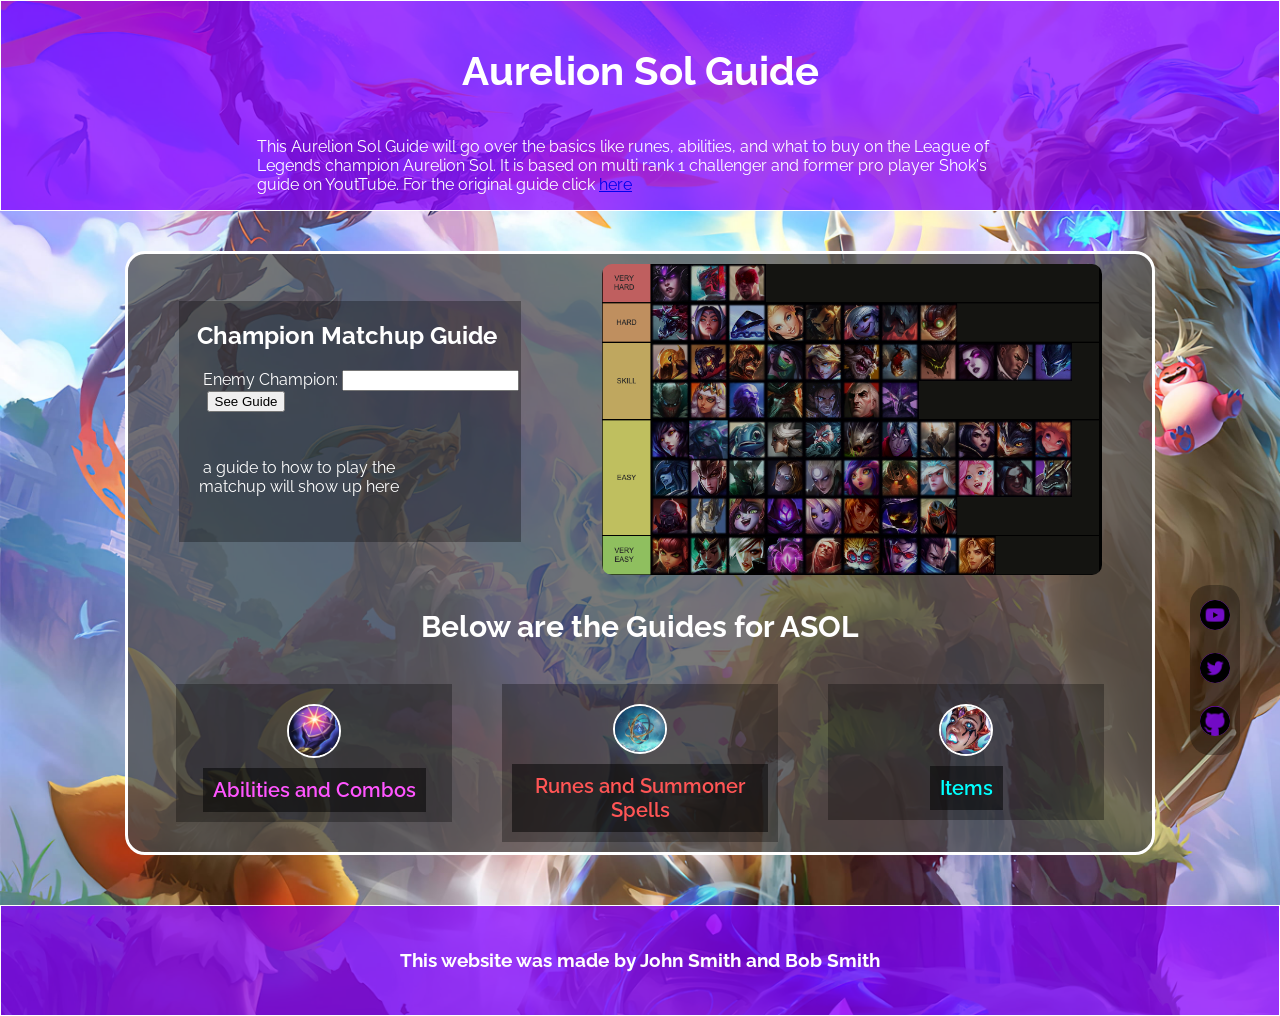
<file: index.html>
<!DOCTYPE html>
<html lang="en">
	<head>
		<meta charset="UTF-8" />
		<meta name="viewport" content="width=device-width, initial-scale=1.0" />
		<title>Aurelion Sol Guide</title>
		<link rel="stylesheet" href="style.css" />

	</head>
	<body>
		<header id="header">
			<br />
			<h1>Aurelion Sol Guide</h1>
			<p>
				This Aurelion Sol Guide will go over the basics like
				runes, abilities, and what to buy on the League of
				Legends champion Aurelion Sol. It is based on multi
				rank 1 challenger and former pro player Shok's guide
				on YoutTube. For the original guide click
				<a
					href="https://www.youtube.com/watch?v=wcqkWyZ0fSU&t=0s"
					target="_blank"
					>here</a
				>
			</p>
		</header>

		<div class="wrapper">
			<main>
				<div class="intro-wrapper">
					<div class="text-wrapper">
						
						<div class="matchupDiv"><h2 >&nbsp; &nbsp;Champion Matchup Guide &nbsp; &nbsp; </h2>
						<label for="enemyChampion">&nbsp; &nbsp;&nbsp; &nbsp;Enemy Champion: </label>
						<input type="text" id="enemyChampion">
						<br>
						&nbsp; &nbsp;&nbsp; &nbsp;
						<button id="guideButton">See Guide</button>
						<p id="matchupGuide" color: white;>a guide to how to play the matchup will show up here</p>
						</div>
						
						
					

					</div>
					<div class="matchups-wrapper">
						<img
							class="matchups"
							src="images/matchups.png"
							alt="Matchup Sheet"
						/>
					</div>
				</div>

				<div id="links-header">
					<h3>Below are the Guides for ASOL</h3>
				</div>

				<div class="link-section-wrapper">
					<div class="link-section">
						<img
							src="images/asol pasive.png"
							alt="Abilities and Combos"
						/>
						<a
							class="abilities"
							href="guides/abilities and combos.html"
							target="_blank"
						>
							Abilities and Combos
						</a>
					</div>

					<div class="link-section">
						<img
							src="images/runes.png"
							alt="Runes and Summoner Spells"
						/>
						<a
							class="runes"
							href="guides/runes and summoner spells.html"
							target="_blank"
						>
							Runes and Summoner Spells
						</a>
					</div>
					<div class="link-section">
						<img src="images/items.jpeg" alt="Items" />
						<a
							class="items"
							href="guides/items.html"
							target="_blank"
						>
							Items
						</a>
					</div>
				</div>
			</main>
		</div>

		<div class="nav">
			<a
				href="https://www.youtube.com/watch?v=wcqkWyZ0fSU&t=0s"
				target="_blank"
			>
				<img
					class="social-icon"
					src="images/youtube.png"
					alt="YouTube"
				/>
			</a>
			<a href="https://twitter.com" target="_blank">
				<img
					class="social-icon"
					src="images/twitter.png"
					alt="Twitter"
				/>
			</a>
			<a href="https://github.com/johnsmith399" target="_blank">
				<img class="social-icon" src="images/github.png" alt="GitHub" />
			</a>
		</div>

		<footer id="footer">
			<h3>This website was made by John Smith and Bob Smith</h3>
		</footer>

		<script src="index.js"></script>
	</body>
</html>
</file>
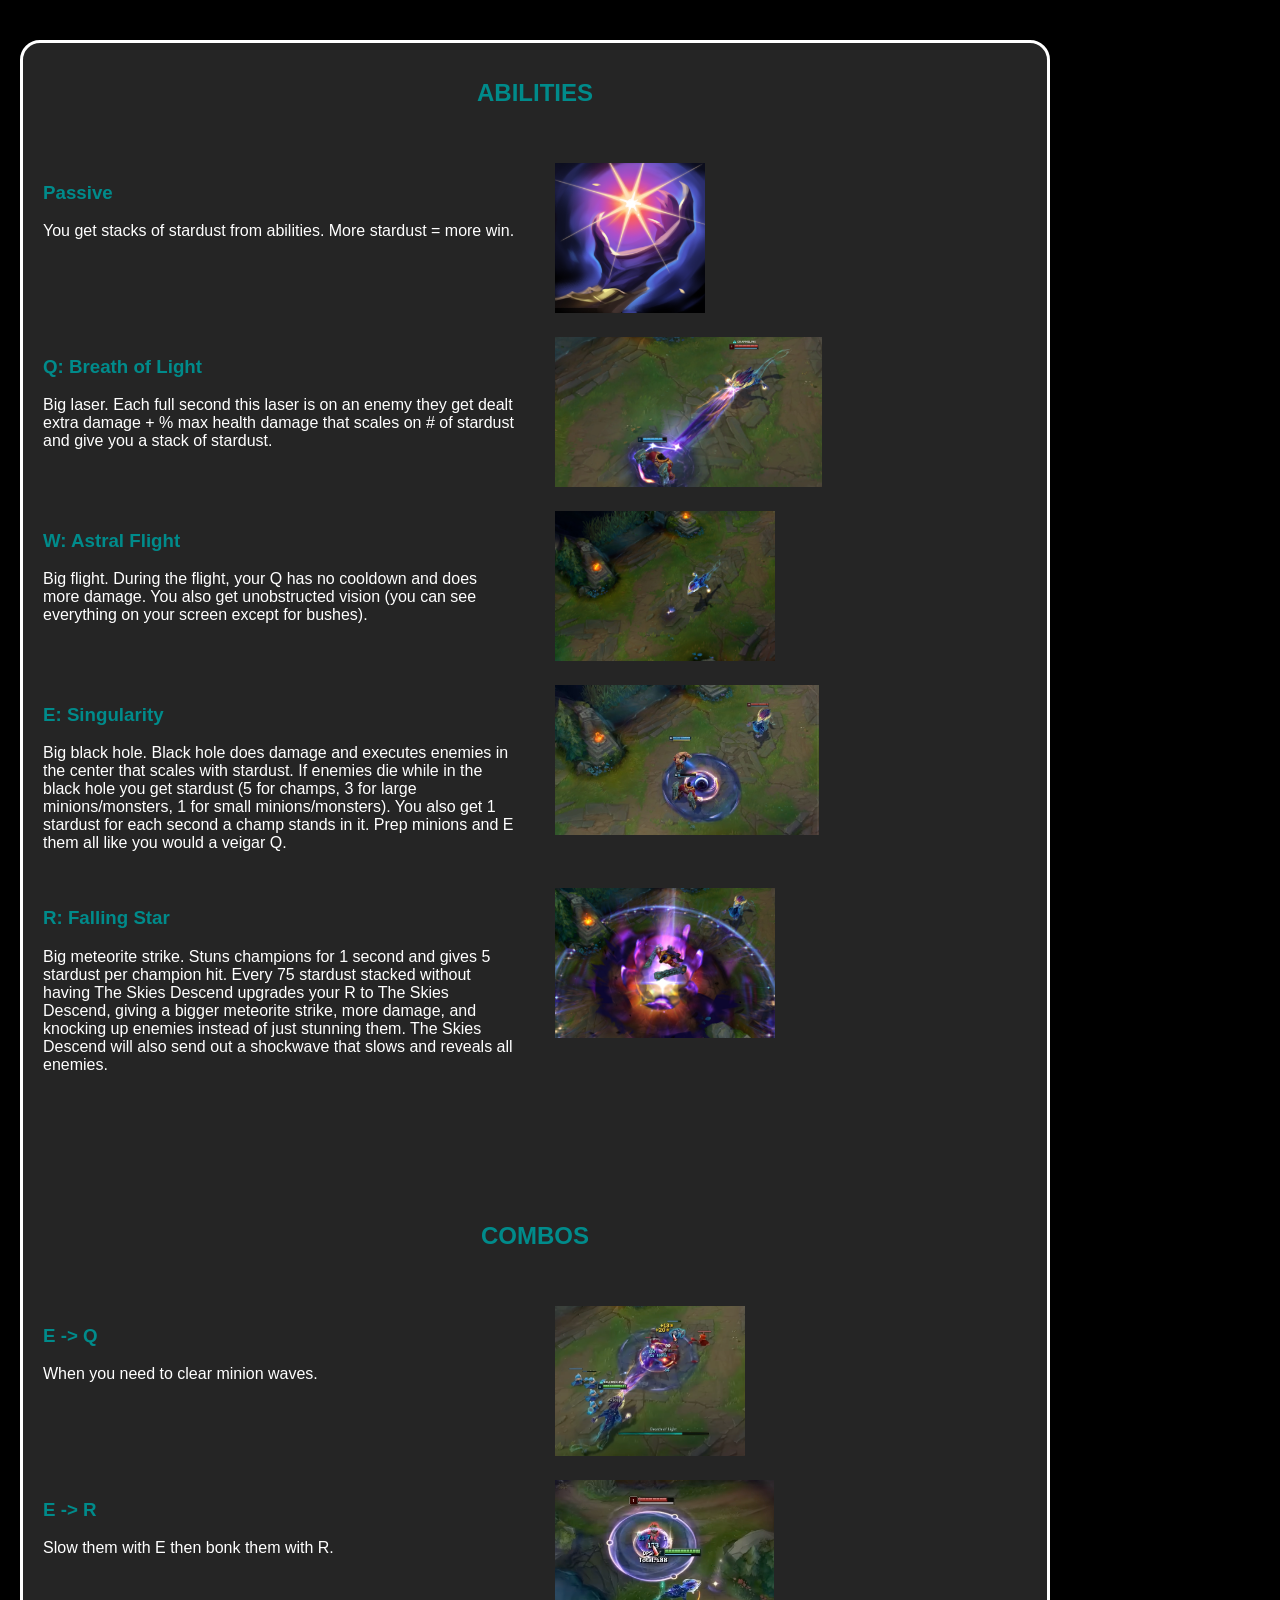
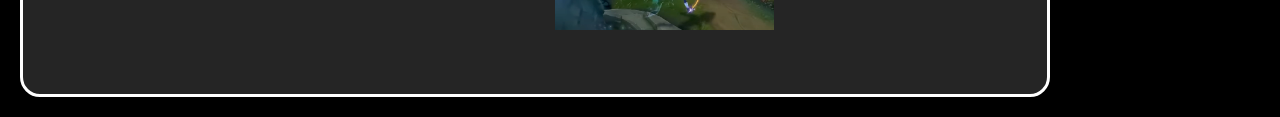
<file: guides/abilities and combos.html>
<!DOCTYPE html>
<html>
	<head>
		<title>Abilities and Combos</title>
		<link
			rel="stylesheet"
			type="text/css"
			href="guides css/abilities.css"
		/>
	</head>
	<body>
		<div class="container">
			<!-- Abilities -->
			<div class="section">
				<div class="title-wrapper">
					<h2>ABILITIES</h2>
				</div>
				<div class="entry ability">
					<div class="text">
						<h3>Passive</h3>
						<p>
							You get stacks of stardust from abilities. More
							stardust = more win.
						</p>
					</div>
					<div class="image">
						<img src="combos images/passive.png" alt="Passive" />
					</div>
				</div>

				<!-- More Abilities -->
				<div class="entry ability">
					<div class="text">
						<h3>Q: Breath of Light</h3>
						<p>
							Big laser. Each full second this laser is on an
							enemy they get dealt extra damage + % max health
							damage that scales on # of stardust and give you a
							stack of stardust.
						</p>
					</div>
					<div class="image">
						<img src="combos images/q.png" alt="Q" />
					</div>
				</div>

				<div class="entry ability">
					<div class="text">
						<h3>W: Astral Flight</h3>
						<p>
							Big flight. During the flight, your Q has no
							cooldown and does more damage. You also get
							unobstructed vision (you can see everything on your
							screen except for bushes).
						</p>
					</div>
					<div class="image">
						<img src="combos images/w.png" alt="W" />
					</div>
				</div>

				<div class="entry ability">
					<div class="text">
						<h3>E: Singularity</h3>
						<p>
							Big black hole. Black hole does damage and executes
							enemies in the center that scales with stardust. If
							enemies die while in the black hole you get stardust
							(5 for champs, 3 for large minions/monsters, 1 for
							small minions/monsters). You also get 1 stardust for
							each second a champ stands in it. Prep minions and E
							them all like you would a veigar Q.
						</p>
					</div>
					<div class="image">
						<img src="combos images/e.png" alt="E" />
					</div>
				</div>

				<div class="entry ability">
					<div class="text">
						<h3>R: Falling Star</h3>
						<p>
							Big meteorite strike. Stuns champions for 1 second
							and gives 5 stardust per champion hit. Every 75
							stardust stacked without having The Skies Descend
							upgrades your R to The Skies Descend, giving a
							bigger meteorite strike, more damage, and knocking
							up enemies instead of just stunning them. The Skies
							Descend will also send out a shockwave that slows
							and reveals all enemies.
						</p>
					</div>
					<div class="image">
						<img src="combos images/r.png" alt="R" />
					</div>
				</div>
			</div>
			<br />
			<br />
			<!-- Combos -->
			<div class="section">
				<div class="title-wrapper">
					<h2>COMBOS</h2>
				</div>
				<div class="entry combo">
					<div class="text">
						<h3>E -> Q</h3>
						<p>When you need to clear minion waves.</p>
					</div>
					<div class="image">
						<img src="combos images/e->q.png" alt="E -> Q" />
					</div>
				</div>

				<!-- More Combos -->
				<div class="entry combo">
					<div class="text">
						<h3>E -> R</h3>
						<p>Slow them with E then bonk them with R.</p>
					</div>
					<div class="image">
						<img src="combos images/e->r.png" alt="E -> R" />
					</div>
				</div>
			</div>
		</div>
	</body>
</html>
</file>
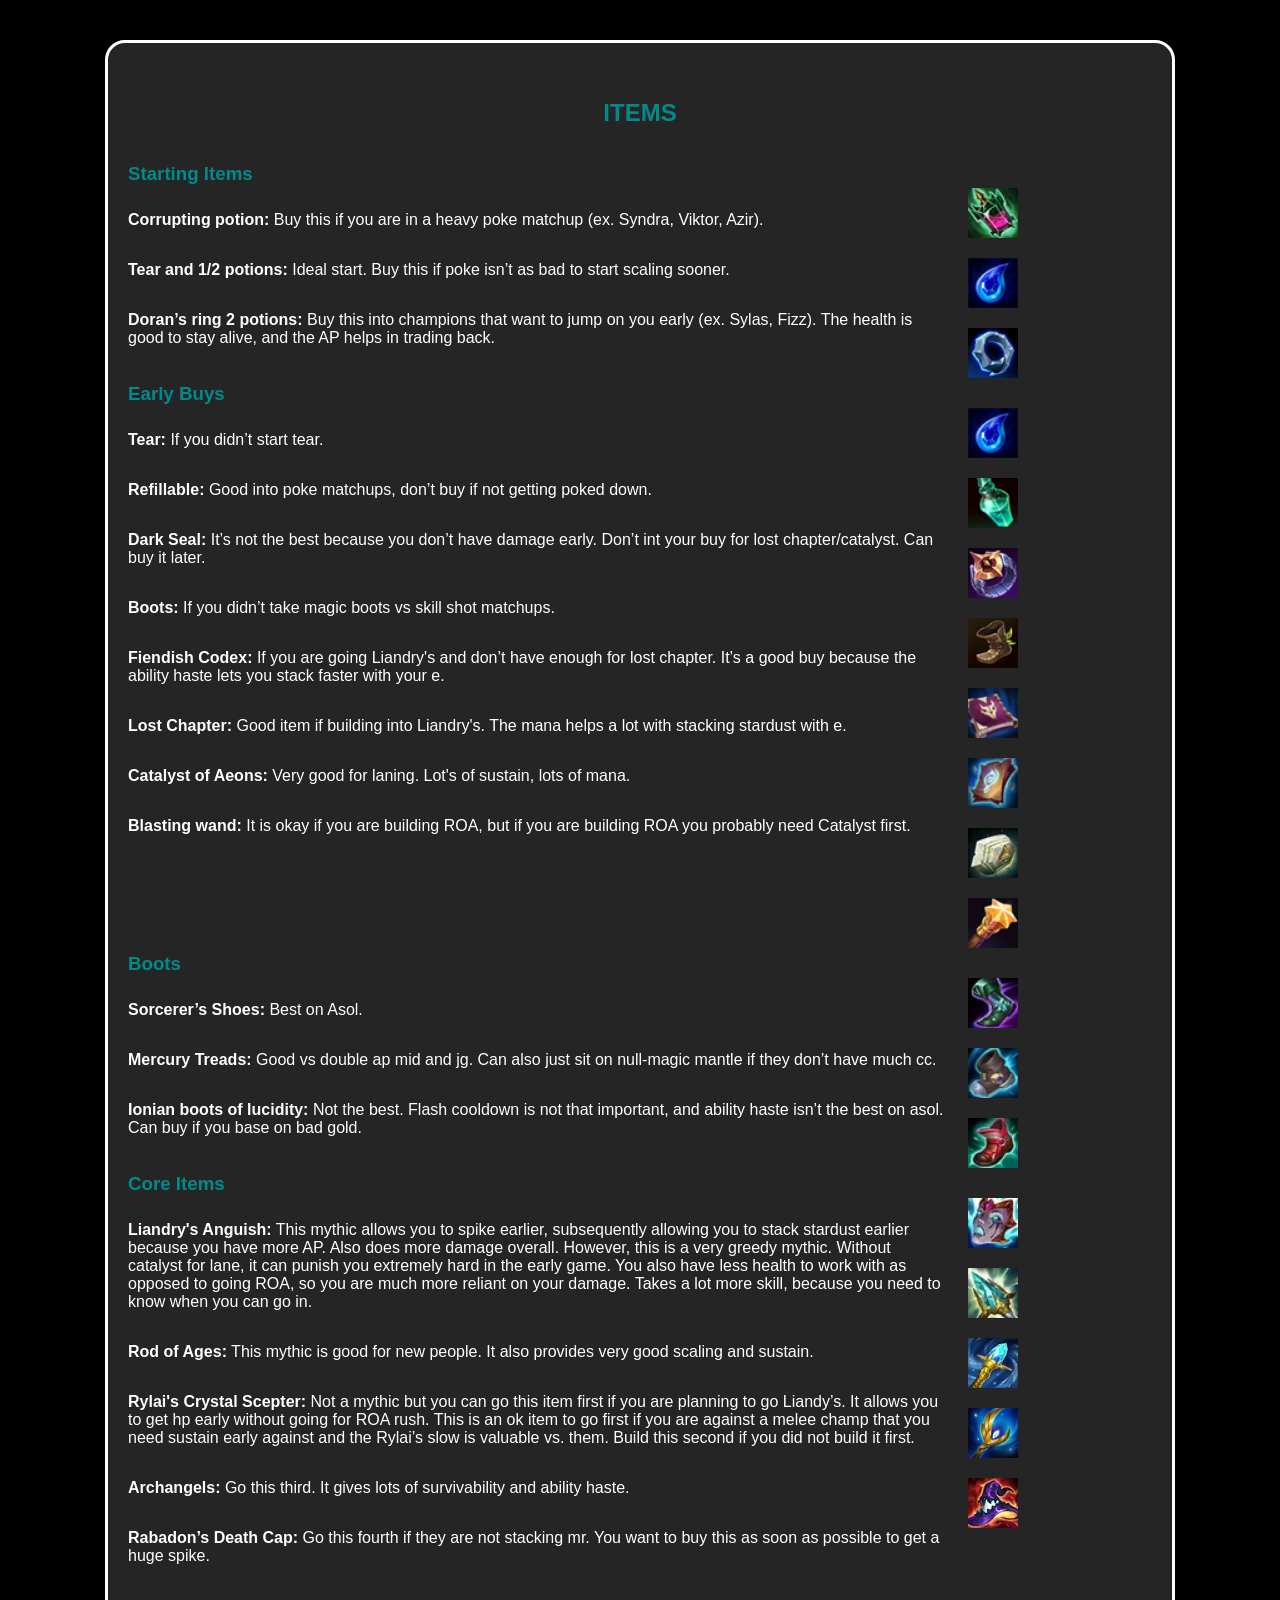
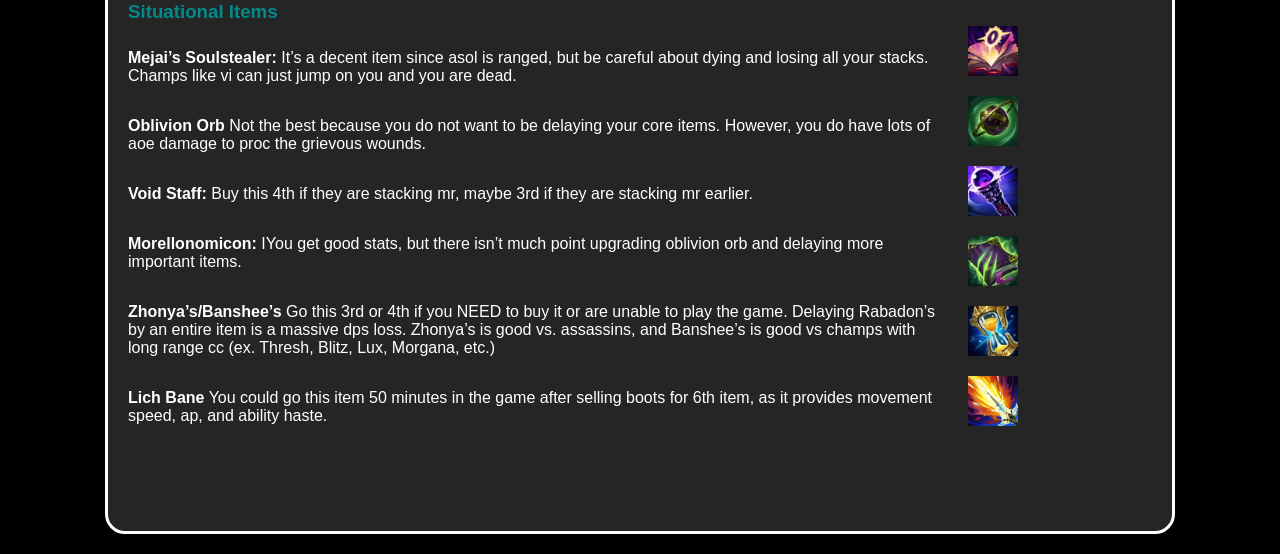
<file: guides/items.html>
<!DOCTYPE html>
<html>
	<head>
		<title>Item Guide</title>
		<link rel="stylesheet" type="text/css" href="guides css/items.css" />
	</head>
	<body>
		<div class="container">
			<!-- ITEMS -->
			<div class="section">
				<div class="title-wrapper">
					<h2>ITEMS</h2>
				</div>

				<!-- Starting Items -->
				<div class="entry item">
					<div class="text">
						<h3>Starting Items</h3>
						<p>
							<strong>Corrupting potion:</strong> Buy this if you
							are in a heavy poke matchup (ex. Syndra, Viktor,
							Azir).
						</p>
						<p>
							<strong>Tear and 1/2 potions:</strong> Ideal start.
							Buy this if poke isn’t as bad to start scaling
							sooner.
						</p>
						<p>
							<strong>Doran’s ring 2 potions:</strong> Buy this
							into champions that want to jump on you early (ex.
							Sylas, Fizz). The health is good to stay alive, and
							the AP helps in trading back.
						</p>
					</div>
					<div class="image">
						<img
							src="items images/corrupting potion.webp"
							alt="Corrupting potion"
						/>
						<img src="items images/tear.webp" alt="Tear" />
						<img
							src="items images/doran's ring.webp"
							alt="Doran's ring"
						/>
					</div>
				</div>

				<!-- Early Buys -->
				<div class="entry item">
					<div class="text">
						<h3>Early Buys</h3>
						<p><strong>Tear:</strong> If you didn’t start tear.</p>
						<p>
							<strong>Refillable:</strong> Good into poke
							matchups, don’t buy if not getting poked down.
						</p>
						<p>
							<strong>Dark Seal:</strong> It’s not the best
							because you don’t have damage early. Don’t int your
							buy for lost chapter/catalyst. Can buy it later.
						</p>
						<p>
							<strong>Boots:</strong> If you didn’t take magic
							boots vs skill shot matchups.
						</p>
						<p>
							<strong>Fiendish Codex:</strong> If you are going
							Liandry's and don’t have enough for lost chapter.
							It’s a good buy because the ability haste lets you
							stack faster with your e.
						</p>
						<p>
							<strong>Lost Chapter:</strong> Good item if building
							into Liandry's. The mana helps a lot with stacking
							stardust with e.
						</p>
						<p>
							<strong>Catalyst of Aeons:</strong> Very good for
							laning. Lot's of sustain, lots of mana.
						</p>
						<p>
							<strong>Blasting wand:</strong> It is okay if you
							are building ROA, but if you are building ROA you
							probably need Catalyst first.
						</p>
					</div>
					<div class="image">
						<img src="items images/tear.webp" alt="Tear" />
						<img
							src="items images/refillable.webp"
							alt="Refillable"
						/>
						<img
							src="items images/dark seal.webp"
							alt="Dark Seal"
						/>
						<img src="items images/boots.webp" alt="Boots" />
						<img
							src="items images/fiendish codex.webp"
							alt="Fiendish Codex"
						/>
						<img
							src="items images/lost chapter.webp"
							alt="Lost Chapter"
						/>
						<img
							src="items images/catalyst.webp"
							alt="Catalyst of Aeons"
						/>
						<img
							src="items images/blasting wand.webp"
							alt="Blasting wand"
						/>
					</div>
				</div>

				<!-- Boots -->
				<div class="entry item">
					<div class="text">
						<h3>Boots</h3>
						<p><strong>Sorcerer’s Shoes:</strong> Best on Asol.</p>
						<p>
							<strong>Mercury Treads:</strong> Good vs double ap
							mid and jg. Can also just sit on null-magic mantle
							if they don’t have much cc.
						</p>
						<p>
							<strong>Ionian boots of lucidity:</strong> Not the
							best. Flash cooldown is not that important, and
							ability haste isn’t the best on asol. Can buy if you
							base on bad gold.
						</p>
					</div>
					<div class="image">
						<img
							src="items images/sorcerer's.webp"
							alt="Sorcerer's Shoes"
						/>
						<img
							src="items images/mercury.webp"
							alt="Mercury Treads"
						/>
						<img
							src="items images/ionian.webp"
							alt="Ionian boots of lucidity"
						/>
					</div>
				</div>

				<!-- Core Items -->
				<div class="entry item">
					<div class="text">
						<h3>Core Items</h3>
						<p>
							<strong>Liandry's Anguish:</strong> This mythic
							allows you to spike earlier, subsequently allowing
							you to stack stardust earlier because you have more
							AP. Also does more damage overall. However, this is
							a very greedy mythic. Without catalyst for lane, it
							can punish you extremely hard in the early game. You
							also have less health to work with as opposed to
							going ROA, so you are much more reliant on your
							damage. Takes a lot more skill, because you need to
							know when you can go in.
						</p>
						<p>
							<strong>Rod of Ages:</strong> This mythic is good
							for new people. It also provides very good scaling
							and sustain.
						</p>
						<p>
							<strong>Rylai's Crystal Scepter:</strong> Not a
							mythic but you can go this item first if you are
							planning to go Liandy’s. It allows you to get hp
							early without going for ROA rush. This is an ok item
							to go first if you are against a melee champ that
							you need sustain early against and the Rylai’s slow
							is valuable vs. them. Build this second if you did
							not build it first.
						</p>
						<p>
							<strong>Archangels:</strong> Go this third. It gives
							lots of survivability and ability haste.
						</p>
						<p>
							<strong>Rabadon’s Death Cap:</strong> Go this fourth
							if they are not stacking mr. You want to buy this as
							soon as possible to get a huge spike.
						</p>
					</div>
					<div class="image">
						<img
							src="items images/liandry's.webp"
							alt="Liandry's Anguish"
						/>
						<img src="items images/rod.webp" alt="Rod of Ages" />
						<img
							src="items images/rylai's.webp"
							alt="Rylai's Crystal Scepter"
						/>
						<img
							src="items images/archangels.webp"
							alt="Archangels"
						/>
						<img
							src="items images/rabadon's.webp"
							alt="Rabadon's Death Cap"
						/>
					</div>
				</div>

				<!-- Situational Items -->
				<div class="entry item">
					<div class="text">
						<h3>Situational Items</h3>
						<p>
							<strong>Mejai’s Soulstealer:</strong> It’s a decent
							item since asol is ranged, but be careful about
							dying and losing all your stacks. Champs like vi can
							just jump on you and you are dead.
						</p>
						<p>
							<strong>Oblivion Orb</strong> Not the best because
							you do not want to be delaying your core items.
							However, you do have lots of aoe damage to proc the
							grievous wounds.
						</p>
						<p>
							<strong>Void Staff:</strong> Buy this 4th if they
							are stacking mr, maybe 3rd if they are stacking mr
							earlier.
						</p>
						<p>
							<strong>Morellonomicon:</strong> IYou get good
							stats, but there isn’t much point upgrading oblivion
							orb and delaying more important items.
						</p>
						<p>
							<strong>Zhonya’s/Banshee’s
                            </strong> Go this 3rd or 4th if you NEED to buy it or are unable to play the game. Delaying Rabadon’s by an entire item is a massive dps loss. Zhonya’s is good vs. assassins, and Banshee’s is good vs champs with long range cc (ex. Thresh, Blitz, Lux, Morgana, etc.)
						</p>
						<p>
							<strong>Lich Bane</strong> You could go this item 50 minutes in the game after selling boots for 6th item, as it provides movement speed, ap, and ability haste. 
						</p>
					</div>
					<div class="image">
						<img
							src="items images/mejai's.webp"
							alt="Mejai’s Soulstealer"
						/>
                        <img src="items images/oblivion.webp" alt="Oblivion Orb">
						<img
							src="items images/void staff.webp"
							alt="Void Staff"
						/>
						<img
							src="items images/morellonomicon.webp"
							alt="Morellonomicon"
						/>
						<img src="items images/zhonya's.webp" alt="Zhonya's">
						<img src="items images/lich bane.webp" alt="Lich Bane">
						
					</div>
				</div>
			</div>
		</div>
	</body>
</html>
</file>
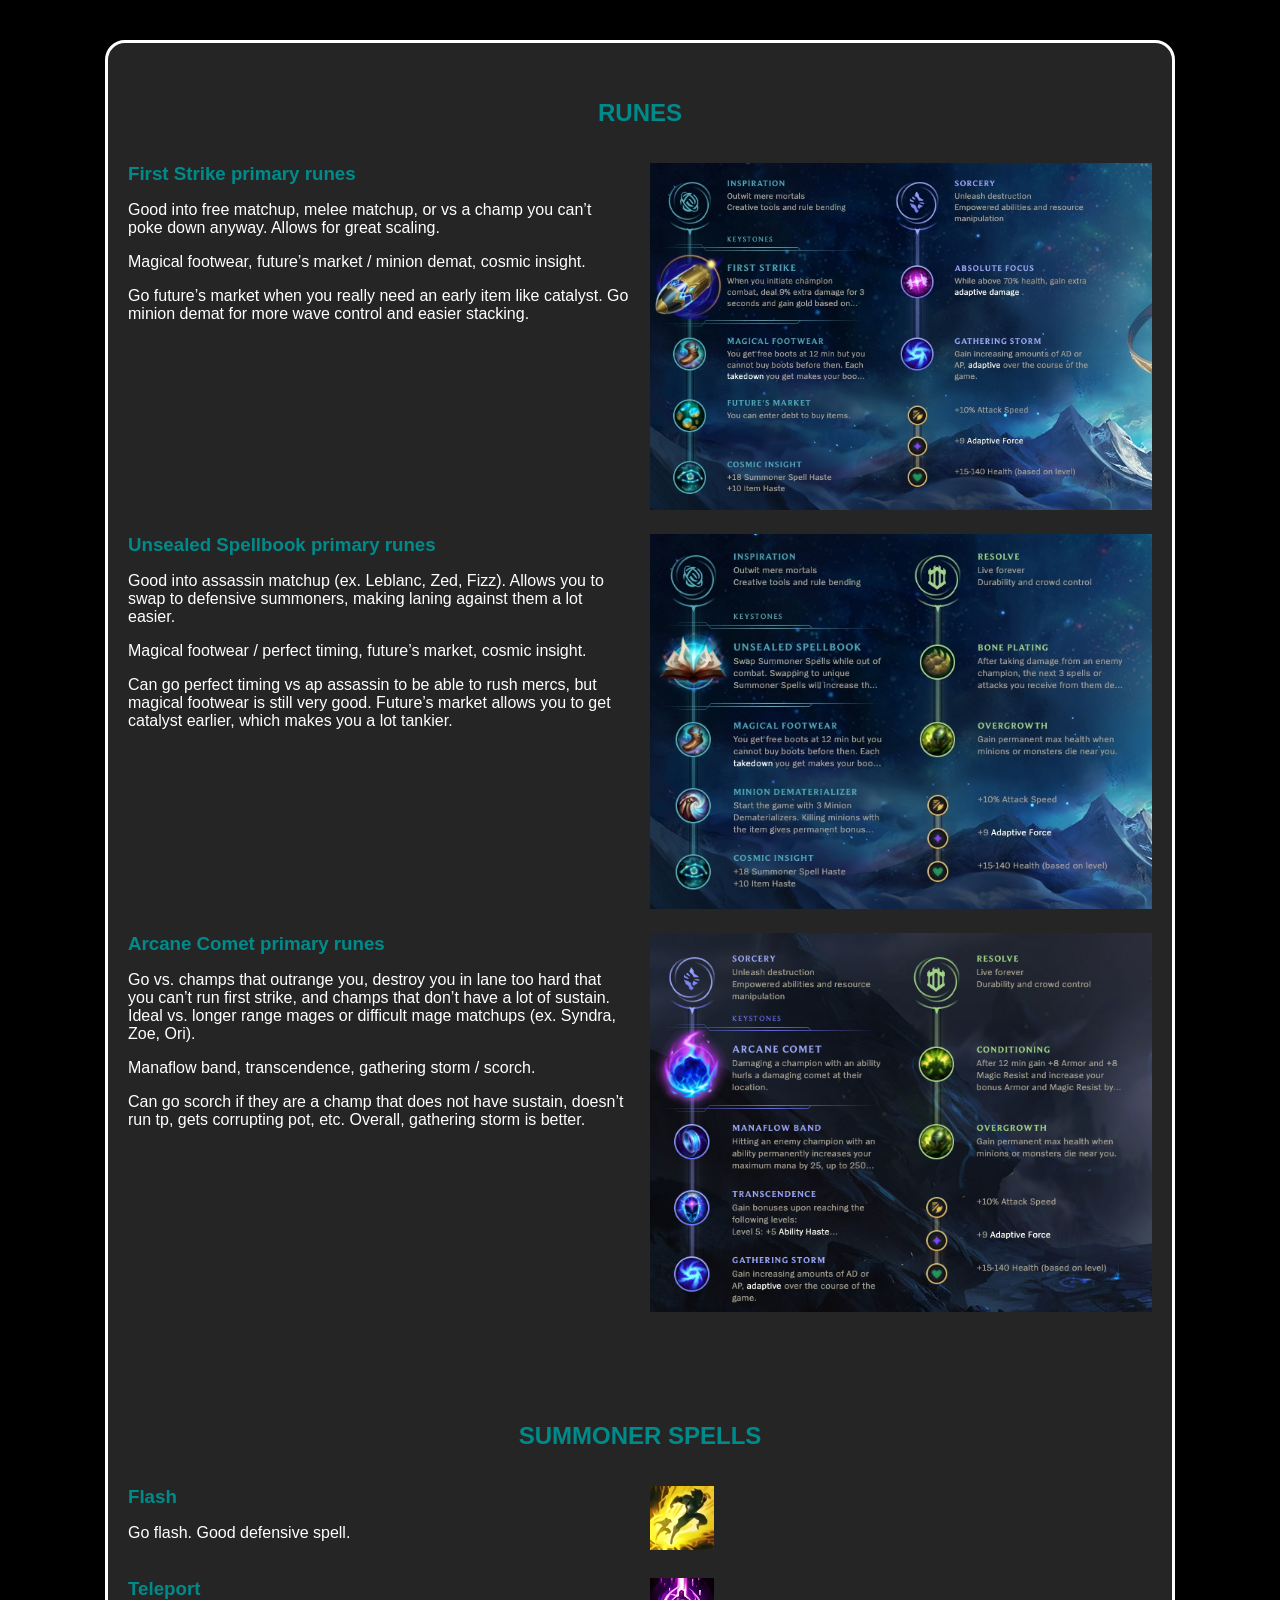
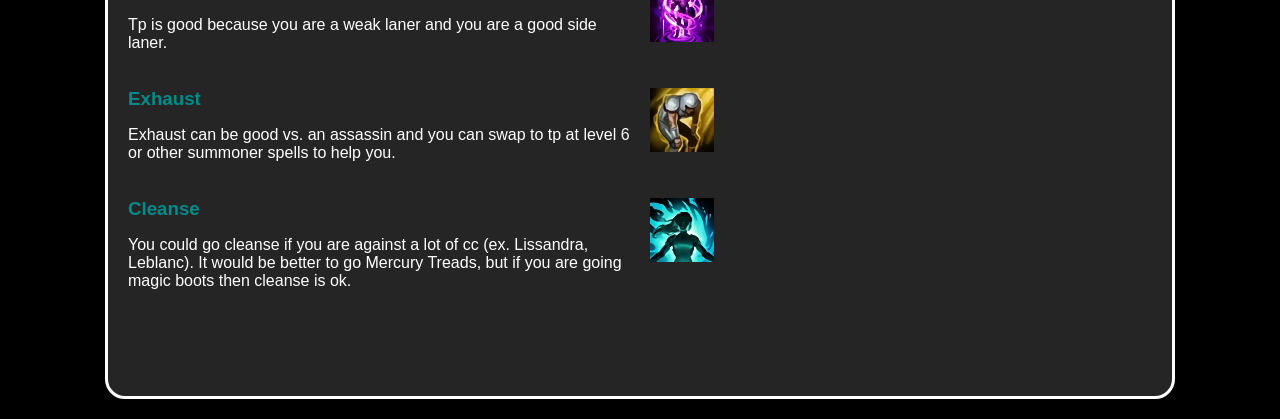
<file: guides/runes and summoner spells.html>
<!DOCTYPE html>
<html>
	<head>
		<title>Runes and Summoner Spells</title>
		<link rel="stylesheet" type="text/css" href="guides css/runes.css" />
	</head>
	<body>
		<div class="container">
			<!-- Runes -->
			<div class="section">
				<div class="title-wrapper">
					<h2>RUNES</h2>
				</div>
				<!-- First Strike -->
				<div class="entry rune">
					<div class="text">
						<h3>First Strike primary runes</h3>
						<p>
							Good into free matchup, melee matchup, or vs a champ
							you can’t poke down anyway. Allows for great
							scaling.
						</p>
						<p>
							Magical footwear, future’s market / minion demat,
							cosmic insight.
						</p>
						<p>
							Go future’s market when you really need an early
							item like catalyst. Go minion demat for more wave
							control and easier stacking.
						</p>
					</div>
					<div class="image">
						<img
							src="runes images/first strike.png"
							alt="First Strike"
						/>
					</div>
				</div>
				<!-- Unsealed Spellbook -->
				<div class="entry rune">
					<div class="text">
						<h3>Unsealed Spellbook primary runes</h3>
						<p>
							Good into assassin matchup (ex. Leblanc, Zed, Fizz).
							Allows you to swap to defensive summoners, making
							laning against them a lot easier.
						</p>
						<p>
							Magical footwear / perfect timing, future’s market,
							cosmic insight.
						</p>
						<p>
							Can go perfect timing vs ap assassin to be able to
							rush mercs, but magical footwear is still very good.
							Future’s market allows you to get catalyst earlier,
							which makes you a lot tankier.
						</p>
					</div>
					<div class="image">
						<img
							src="runes images/spellbook.png"
							alt="Unsealed Spellbook"
						/>
					</div>
				</div>
				<!-- Arcane Comet -->
				<div class="entry rune">
					<div class="text">
						<h3>Arcane Comet primary runes</h3>
						<p>
							Go vs. champs that outrange you, destroy you in lane
							too hard that you can’t run first strike, and champs
							that don’t have a lot of sustain. Ideal vs. longer
							range mages or difficult mage matchups (ex. Syndra,
							Zoe, Ori).
						</p>
						<p>
							Manaflow band, transcendence, gathering storm /
							scorch.
						</p>
						<p>
							Can go scorch if they are a champ that does not have
							sustain, doesn’t run tp, gets corrupting pot, etc.
							Overall, gathering storm is better.
						</p>
					</div>
					<div class="image">
						<img src="runes images/comet.png" alt="Arcane Comet" />
					</div>
				</div>
			</div>

			<!-- Summoner Spells -->
			<div class="section">
				<div class="title-wrapper">
					<h2>SUMMONER SPELLS</h2>
				</div>
				<!-- Flash -->
				<div class="entry summoner">
					<div class="text">
						<h3>Flash</h3>
						<p>Go flash. Good defensive spell.</p>
					</div>
					<div class="image">
						<img src="runes images/flash.png" alt="Flash" />
					</div>
				</div>
				<!-- Teleport -->
				<div class="entry summoner">
					<div class="text">
						<h3>Teleport</h3>
						<p>
							Tp is good because you are a weak laner and you are
							a good side laner.
						</p>
					</div>
					<div class="image">
						<img src="runes images/teleport.png" alt="Teleport" />
					</div>
				</div>
				<!-- Exhaust -->
				<div class="entry summoner">
					<div class="text">
						<h3>Exhaust</h3>
						<p>
							Exhaust can be good vs. an assassin and you can swap
							to tp at level 6 or other summoner spells to help
							you.
						</p>
					</div>
					<div class="image">
						<img src="runes images/exhaust.png" alt="Exhaust" />
					</div>
				</div>
				<!-- Cleanse -->
				<div class="entry summoner">
					<div class="text">
						<h3>Cleanse</h3>
						<p>
							You could go cleanse if you are against a lot of cc
							(ex. Lissandra, Leblanc). It would be better to go
							Mercury Treads, but if you are going magic boots
							then cleanse is ok.
						</p>
					</div>
					<div class="image">
						<img src="runes images/cleanse.png" alt="Cleanse" />
					</div>
				</div>
			</div>
		</div>
	</body>
</html>
</file>
<file: style.css>
@import url('https://fonts.googleapis.com/css2?family=Noto+Sans+KR:wght@100&family=Raleway:ital,wght@0,100;0,200;0,300;0,400;0,500;0,600;0,700;0,800;0,900;1,100;1,200;1,300;1,400;1,500;1,600;1,700;1,800;1,900&display=swap');

:root {
    font-family: "Raleway";
}

body {
    margin: 0px;
    padding: 0px;
    background-image: url(images/AurelionSol_0.jpg);
    background-size: cover; 
}

header {
    background-color: rgba(132, 0, 255, 0.75);
    display: flex;
    flex-direction: column;
    align-items: center;
    color: rgb(255, 255, 255);
    padding-left: 20%;
    padding-right: 20%;
    border: solid 1px white;
}

.wrapper {
    display: flex;
    justify-content: center;
}

main {
    background-color: rgb(75, 75, 75,0.75);
    height: 100%;
    margin-top: 40px;
    width: 80vw;
    border-radius: 20px;
    border: solid white;
}
.nav {
    background-color: rgba(0,0,0,0.3);
    height: 160px;
    width: 40px;
    border-radius: 20px;
    position: fixed;
    right: 40px;
    top: 65%;
    display: flex;
    flex-direction: column;
    justify-content: space-around;
    align-items: center;
    padding: 5px;
    transition: 1s;
}

a img {
    width: 30px;
    height: auto;
    border-radius: 60%;
    background-color: rgba(132, 0, 255, 0.75);
}

.social-icon {
    transition: 1s;
}

.social-icon:hover, .nav:hover {
    filter: hue-rotate(20deg);
    background-color: white;
}


footer{
    display: block;
    clear: both;
    background-color: rgba(132, 0, 255, 0.75);
    text-align: center;
    padding: 25px;
    margin-top: 50px;
    border: solid 1px white;
}

.link-section {
    padding: 10px;
}

.link-section img {
    width: 50px;
    height: auto;
    border-radius: 50%;
    border: solid 2px white;
    margin: 10px;
}

.abilities, .runes, .items {
    padding: 10px;
    background-color: rgba(0,0,0,0.5);
    text-decoration: none;
    transition: 0.5s;
    font-size: 20px;
    text-align: center;
    font-weight: 600;
}

.abilities {
    color: #f5f;
}

.runes {
    color: #f55;
}

.items {
    color: aqua;
}

.abilities:hover, .runes:hover, .items:hover {
    scale: 1.1;

}

.links-abilities {
    text-decoration: none;
    color: cadetblue;
    padding: 4px;
    transition: 0.5s;
}

.links-abilities:hover {
    text-decoration: underline;
    color: bisque;
}

.intro-wrapper {
    display: flex;
    align-items: center;
    justify-content: space-around;
    margin: 10px;
}

.text-wrapper {
    display: flex;
    align-items: center;
    height: 100%;
    background: rgba(0,0,0,0.3);
}

.text-wrapper p {
    width: 20ch;
    color:white;
    padding: 30px 20px 30px 20px;
    text-align: center;
}

.matchups {
    border-radius: 10px;
    width: 500px;
    filter: brightness(75%);
}

.link-section {
    display: flex;
    justify-content: center;
    height: 100%;
    background-color: rgba(0,0,0,0.3);
    width: 25%;
    flex-direction: column;
    align-items: center;
    margin: 10px;
}

.link-section-wrapper {
    display: flex;
    gap: 30px;
    justify-content: center;
}

#links-header h3{
    font-size: 30px;
    color: white;
    text-align: center;
}

#header h1{
    font-size: 40px;
    color: white;
}

#footer h3{
    color: white;
}

.matchupDiv{
    color: white;
}
</file>
<file: guides/guides css/abilities.css>
body {
    font-family: Arial, sans-serif;
    margin: 0;
    padding: 0;
    background-color: black;
    color: white;
    display: flex;
    justify-content: ce;
}
  
.container {
  display: flex;
  flex-direction: column;
  margin: 20px;
  background-color: rgb(75, 75, 75,0.5);
  height: 100%;
  margin-top: 40px;
  width: 80vw;
  border-radius: 20px;
  border: solid white;
  
}

.section {
  width: 100%;
  margin-bottom: 40px;
}

.entry {
  display: flex;
  justify-content: flex-start;
  align-items: flex-start;
  margin: 20px 0;
}

.text {
  flex: 1;
  padding: 0 20px;
}

.image {
  flex: 1;
  padding: 0 20px;
}

.image img {
  max-width: 100%;
  max-height: 150px;
  object-fit: cover;
}

h2, h3 {
  color: darkcyan;
}

.title-wrapper {
  display: flex;
  justify-content: center;
  align-items: center;
  min-height: 100px;
}
</file>
<file: guides/guides css/items.css>
body {
	font-family: Arial, sans-serif;
	margin: 0;
	padding: 0;
	background-color: black;
	color: white;
	display: flex;
	justify-content: center;
}

.container {
	display: flex;
	flex-direction: column;
	margin: 20px;
	background-color: rgb(75, 75, 75, 0.5);
	height: 100%;
	margin-top: 40px;
	width: 80vw;
	border-radius: 20px;
	border: solid white;
	padding: 20px;
}

.section {
	width: 100%;
	margin-bottom: 50px;

}

.entry {
	display: flex;
	flex-direction: row;
	align-items: flex-start;
	margin-bottom: 20px;
    width: 100ch;
}

.text {
	flex: 1;
	margin-right: 20px;
    width: 30ch;
    display: flex;
    flex-direction: column;
}

.image {
    display: flex;
    flex-direction: column;
    gap: 10px
}

.image img {
	width: 50px;
    height: auto;
    margin-top: 10px;
    position: relative;
    top: 15px;
}

h2 {
	margin-bottom: 20px;
	color: darkcyan; /* Turquoise color for headers */
}

h3 {
	margin-top: 0;
	margin-bottom: 10px;
	color: darkcyan;
}

/* Additional styles for runes */
.rune .text,
.rune .image {
	flex-basis: 50%;
}

/* Additional styles for summoner spells */
.summoner .text,
.summoner .image {
	flex-basis: 50%;
}

.title-wrapper {
	display: flex;
	justify-content: center;
	align-items: center;
	min-height: 100px;
}
</file>
<file: guides/guides css/runes.css>
body {
	font-family: Arial, sans-serif;
	margin: 0;
	padding: 0;
	background-color: black;
	color: white;
	display: flex;
	justify-content: center;
}

.container {
	display: flex;
	flex-direction: column;
	margin: 20px;
	background-color: rgb(75, 75, 75, 0.5);
	height: 100%;
	margin-top: 40px;
	width: 80vw;
	border-radius: 20px;
	border: solid white;
	padding: 20px;
}

.section {
	width: 100%;
	margin-bottom: 50px;
}

.entry {
	display: flex;
	flex-direction: row;
	align-items: flex-start;
	margin-bottom: 20px;
}

.text {
	flex: 1;
	margin-right: 20px;
}

.image {
	flex: 1;
}

.image img {
	max-width: 100%;
}

h2 {
	margin-bottom: 20px;
	color: darkcyan; /* Turquoise color for headers */
}

h3 {
	margin-top: 0;
	margin-bottom: 10px;
	color: darkcyan;
}

/* Additional styles for runes */
.rune .text,
.rune .image {
	flex-basis: 50%;
}

/* Additional styles for summoner spells */
.summoner .text,
.summoner .image {
	flex-basis: 50%;
}

.title-wrapper {
	display: flex;
	justify-content: center;
	align-items: center;
	min-height: 100px;
}
</file>
